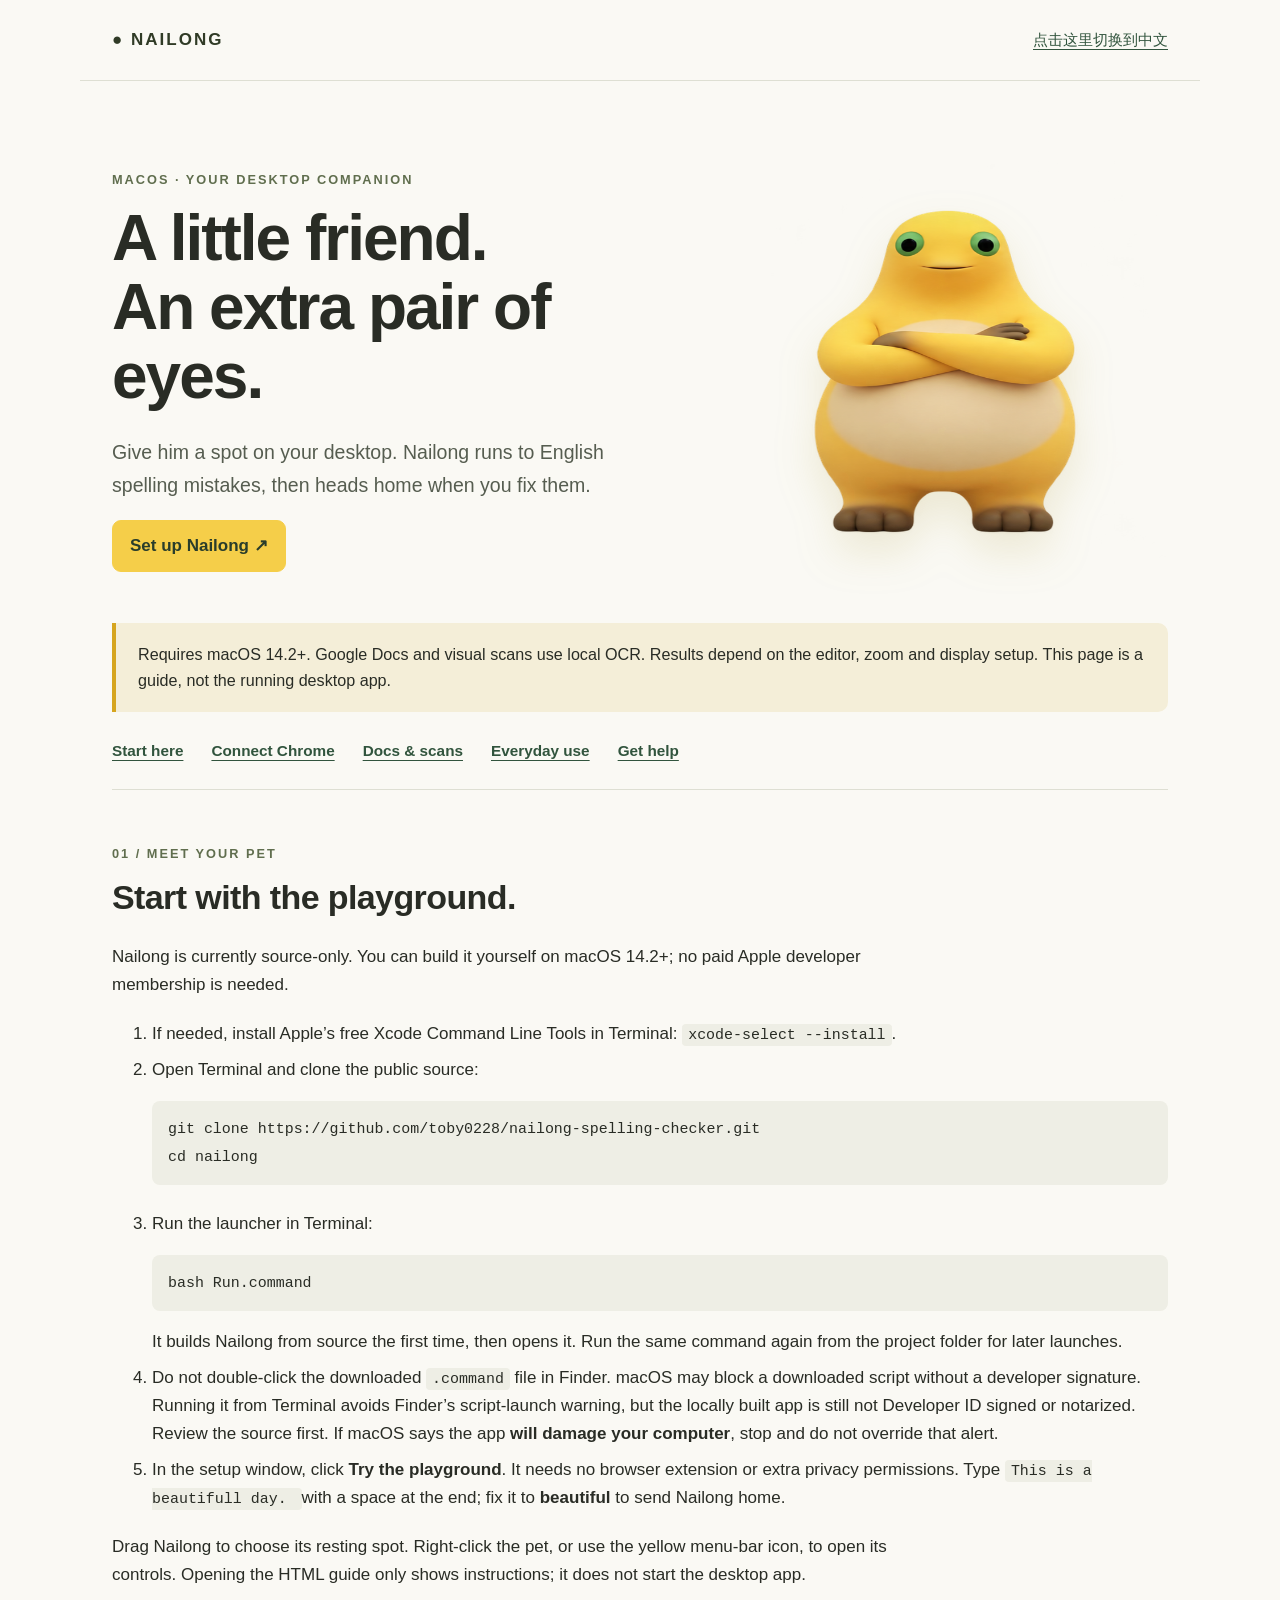
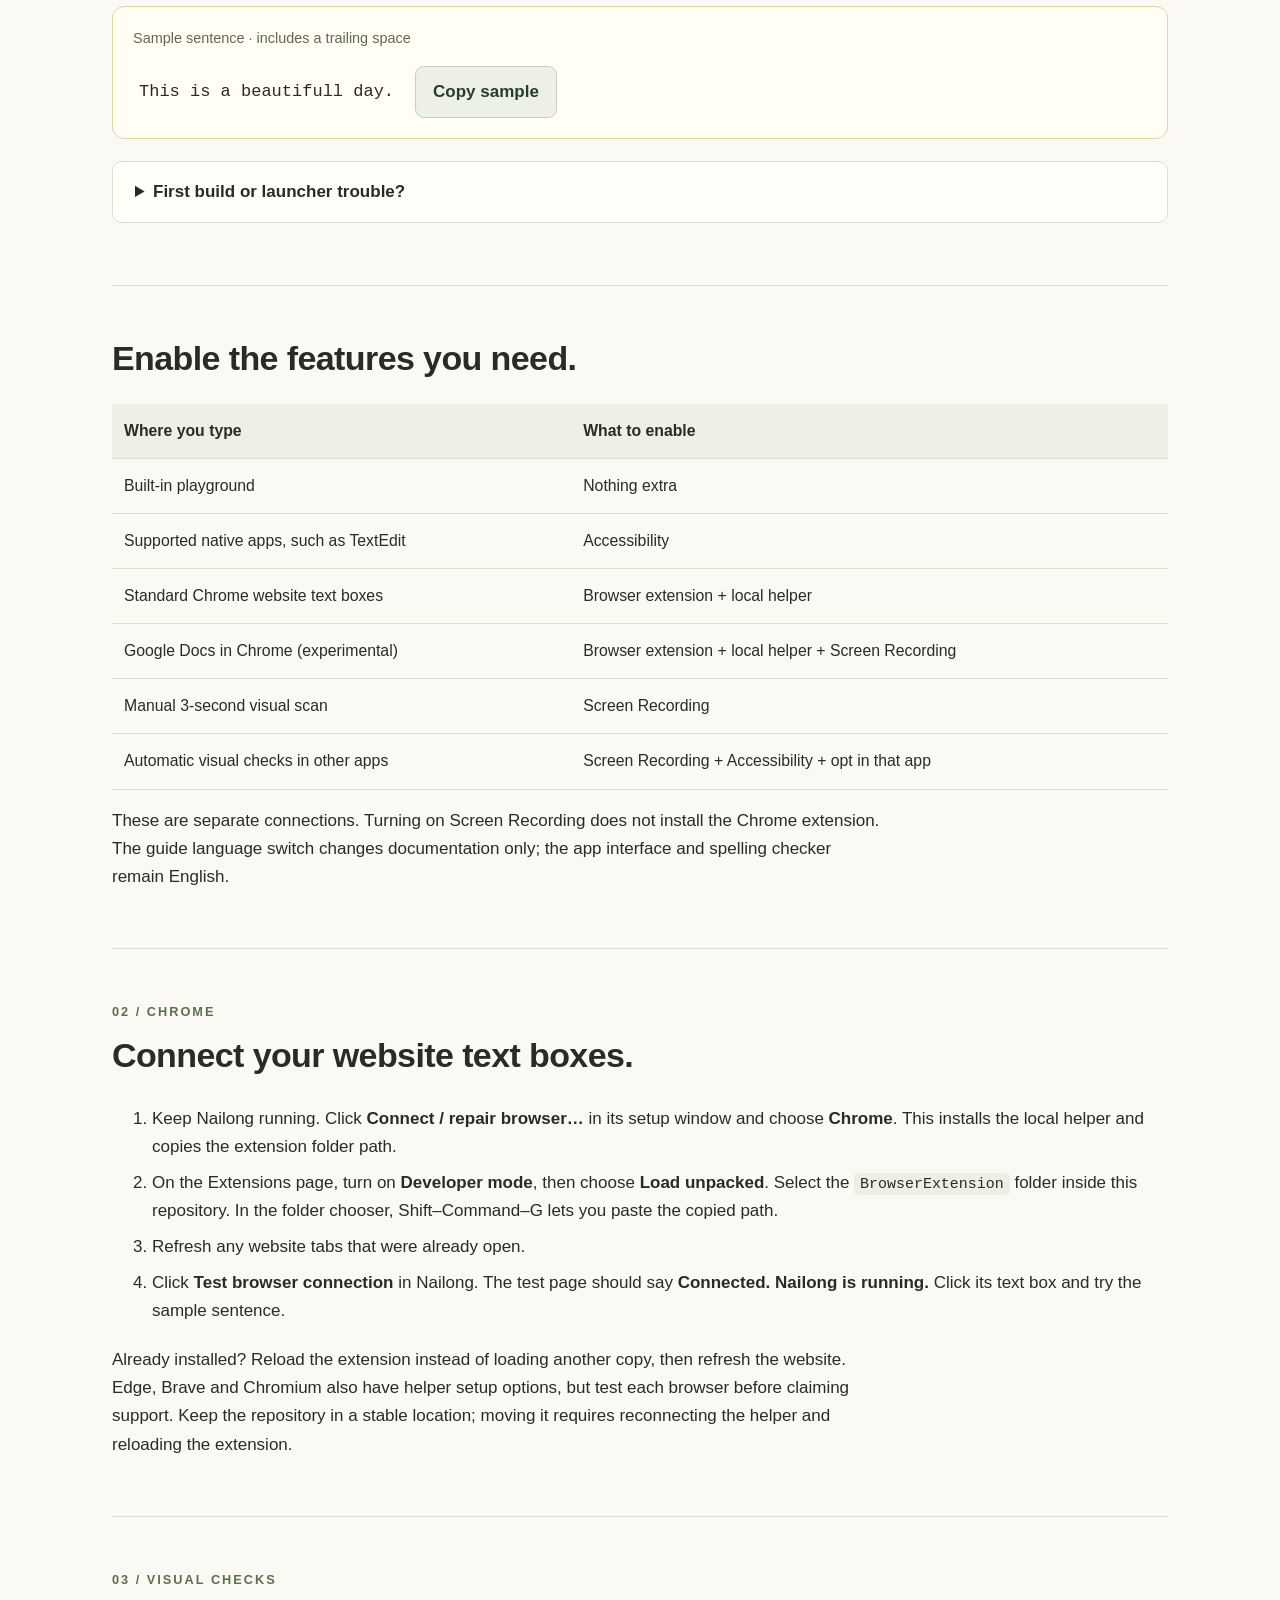
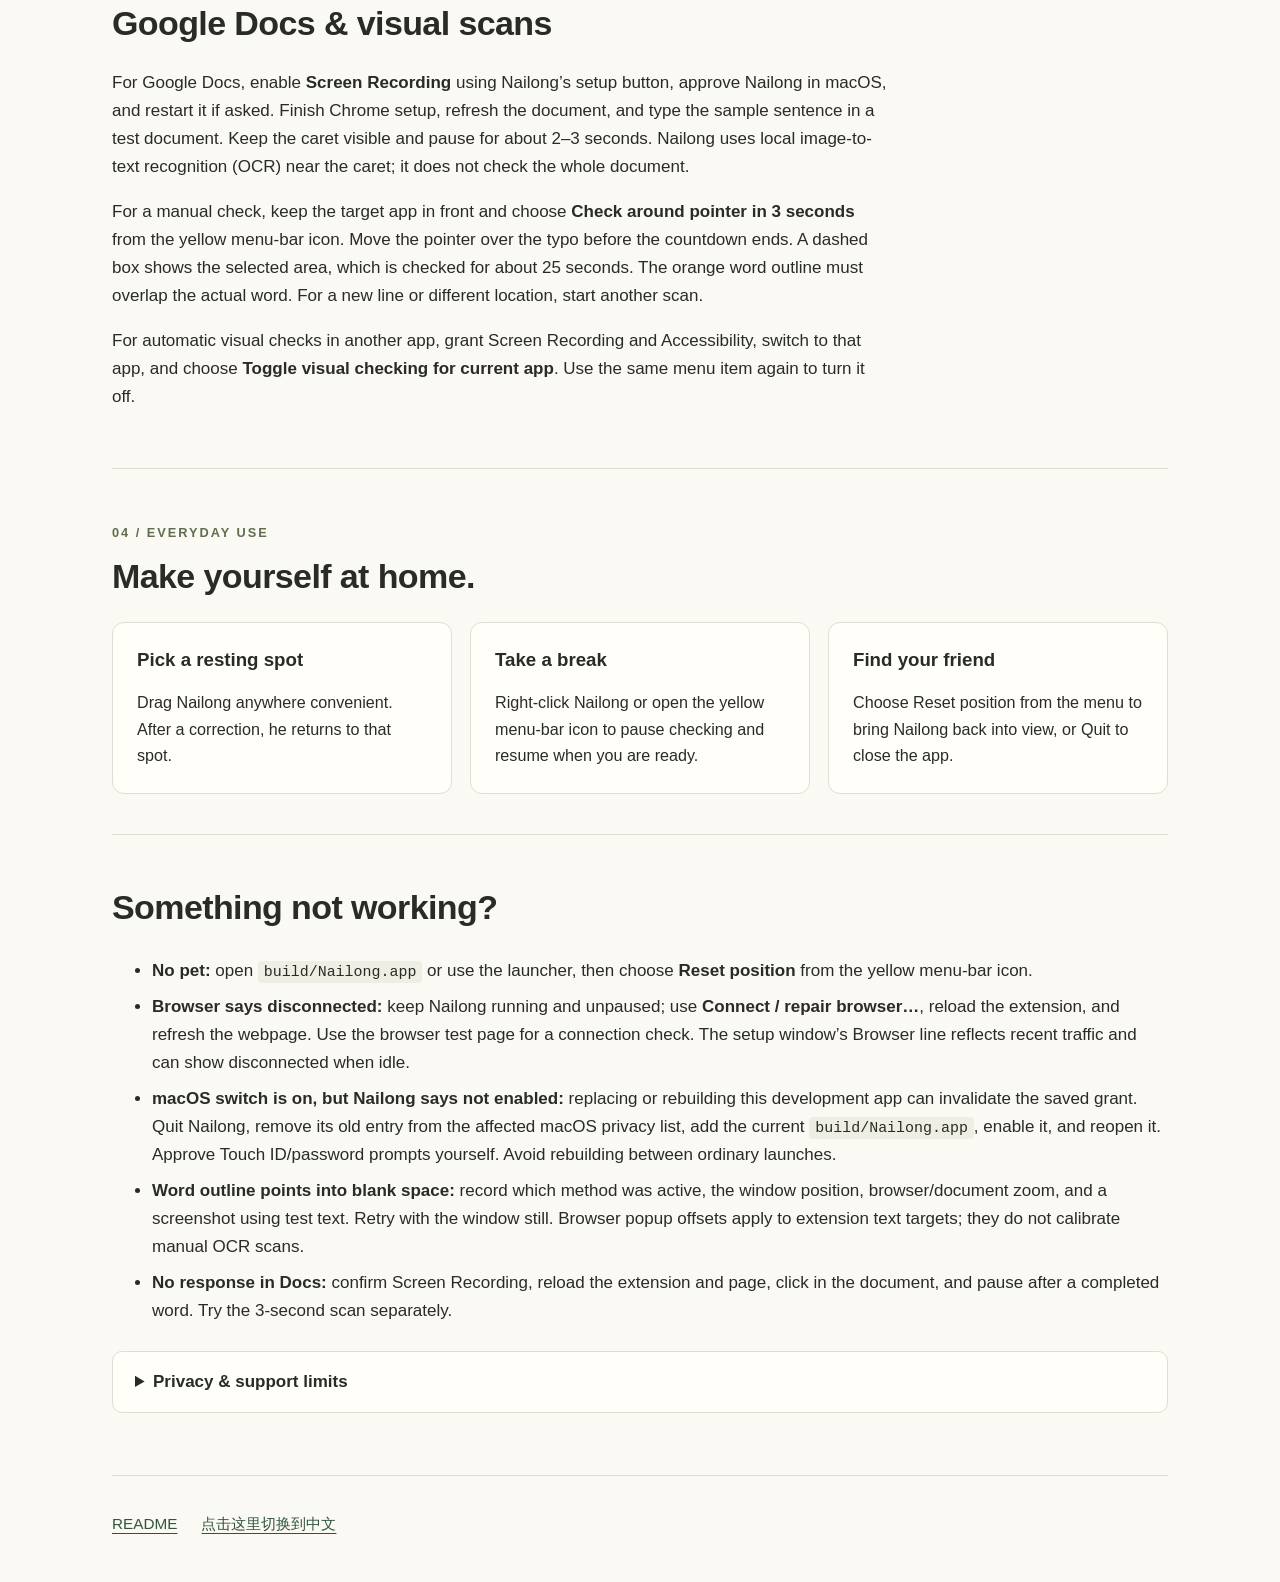
<file: index.html>
<!doctype html>
<html lang="en"><head><meta charset="utf-8"><meta name="viewport" content="width=device-width,initial-scale=1"><meta http-equiv="refresh" content="0;url=START-HERE.html"><title>Nailong — Get started</title></head><body><p><a href="START-HERE.html">Open the Nailong setup guide</a> · <a href="START-HERE.zh-CN.html">中文指南</a></p></body></html>
</file>
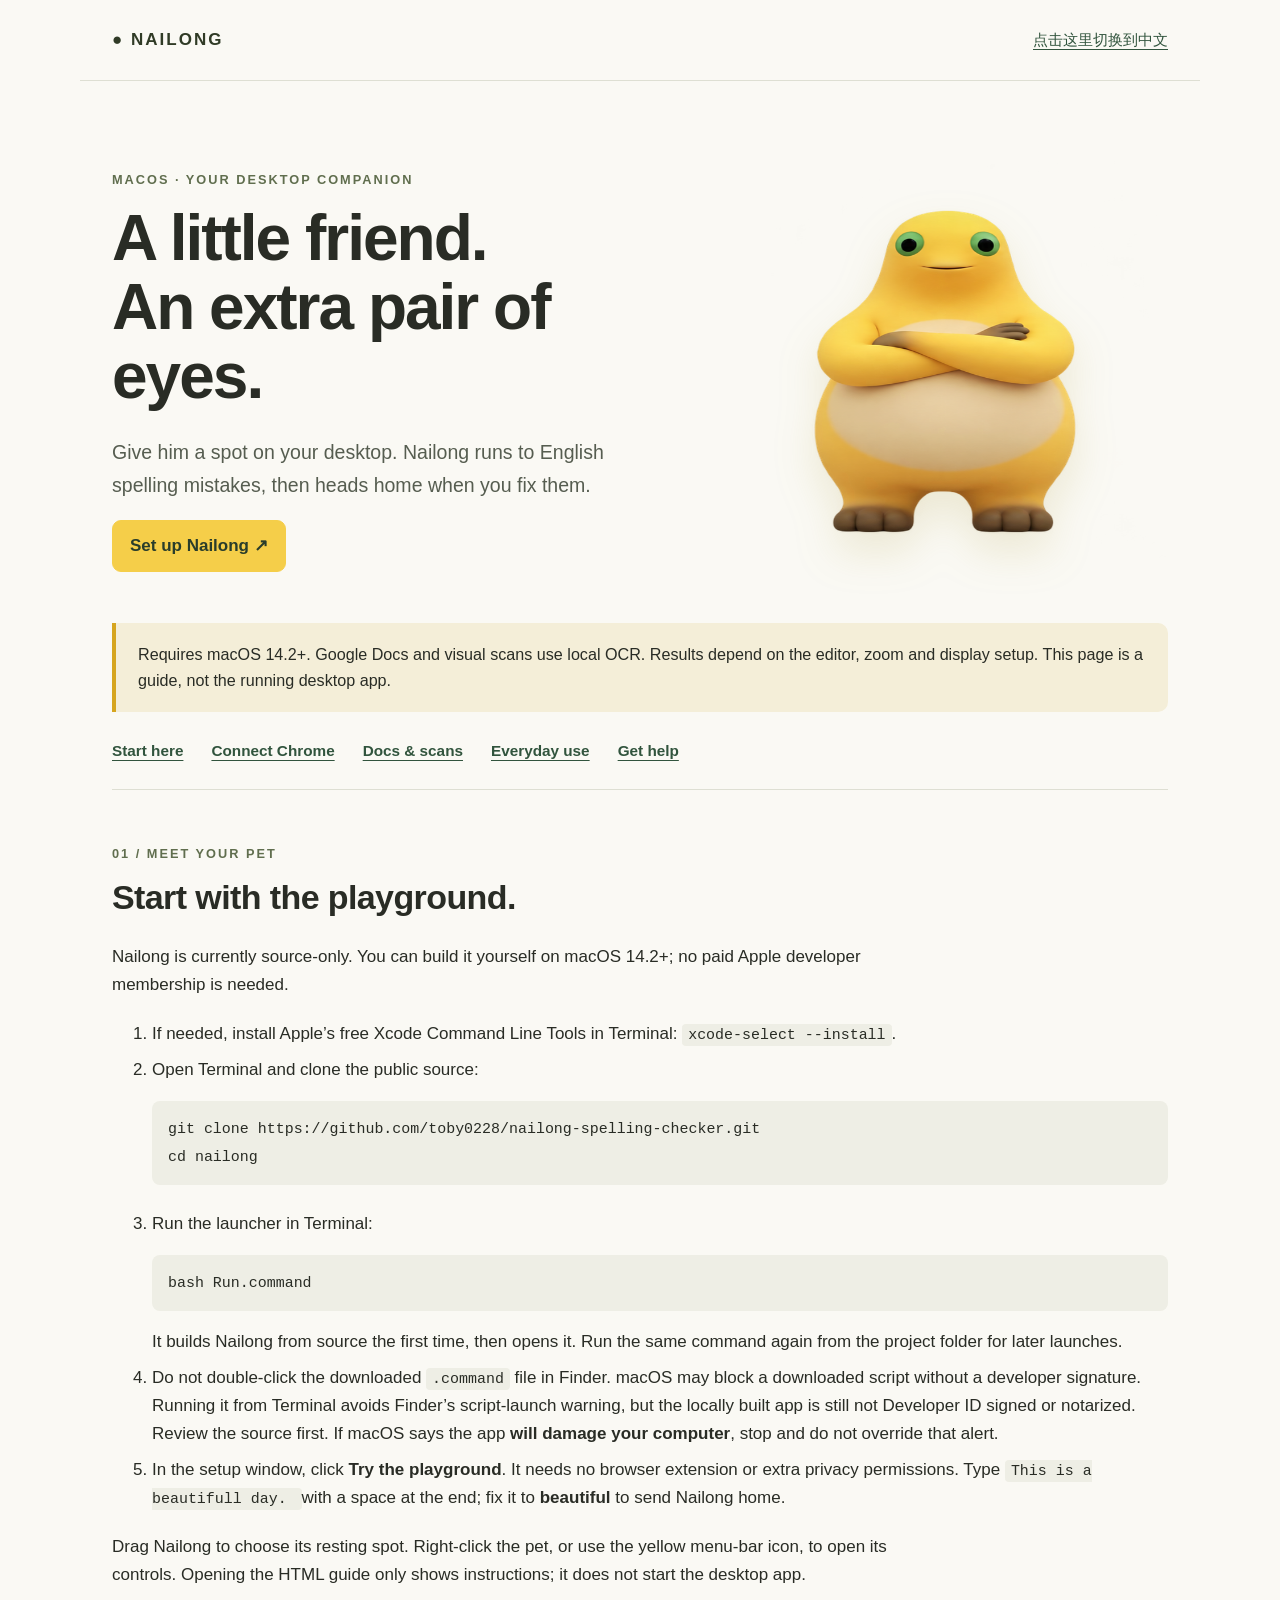
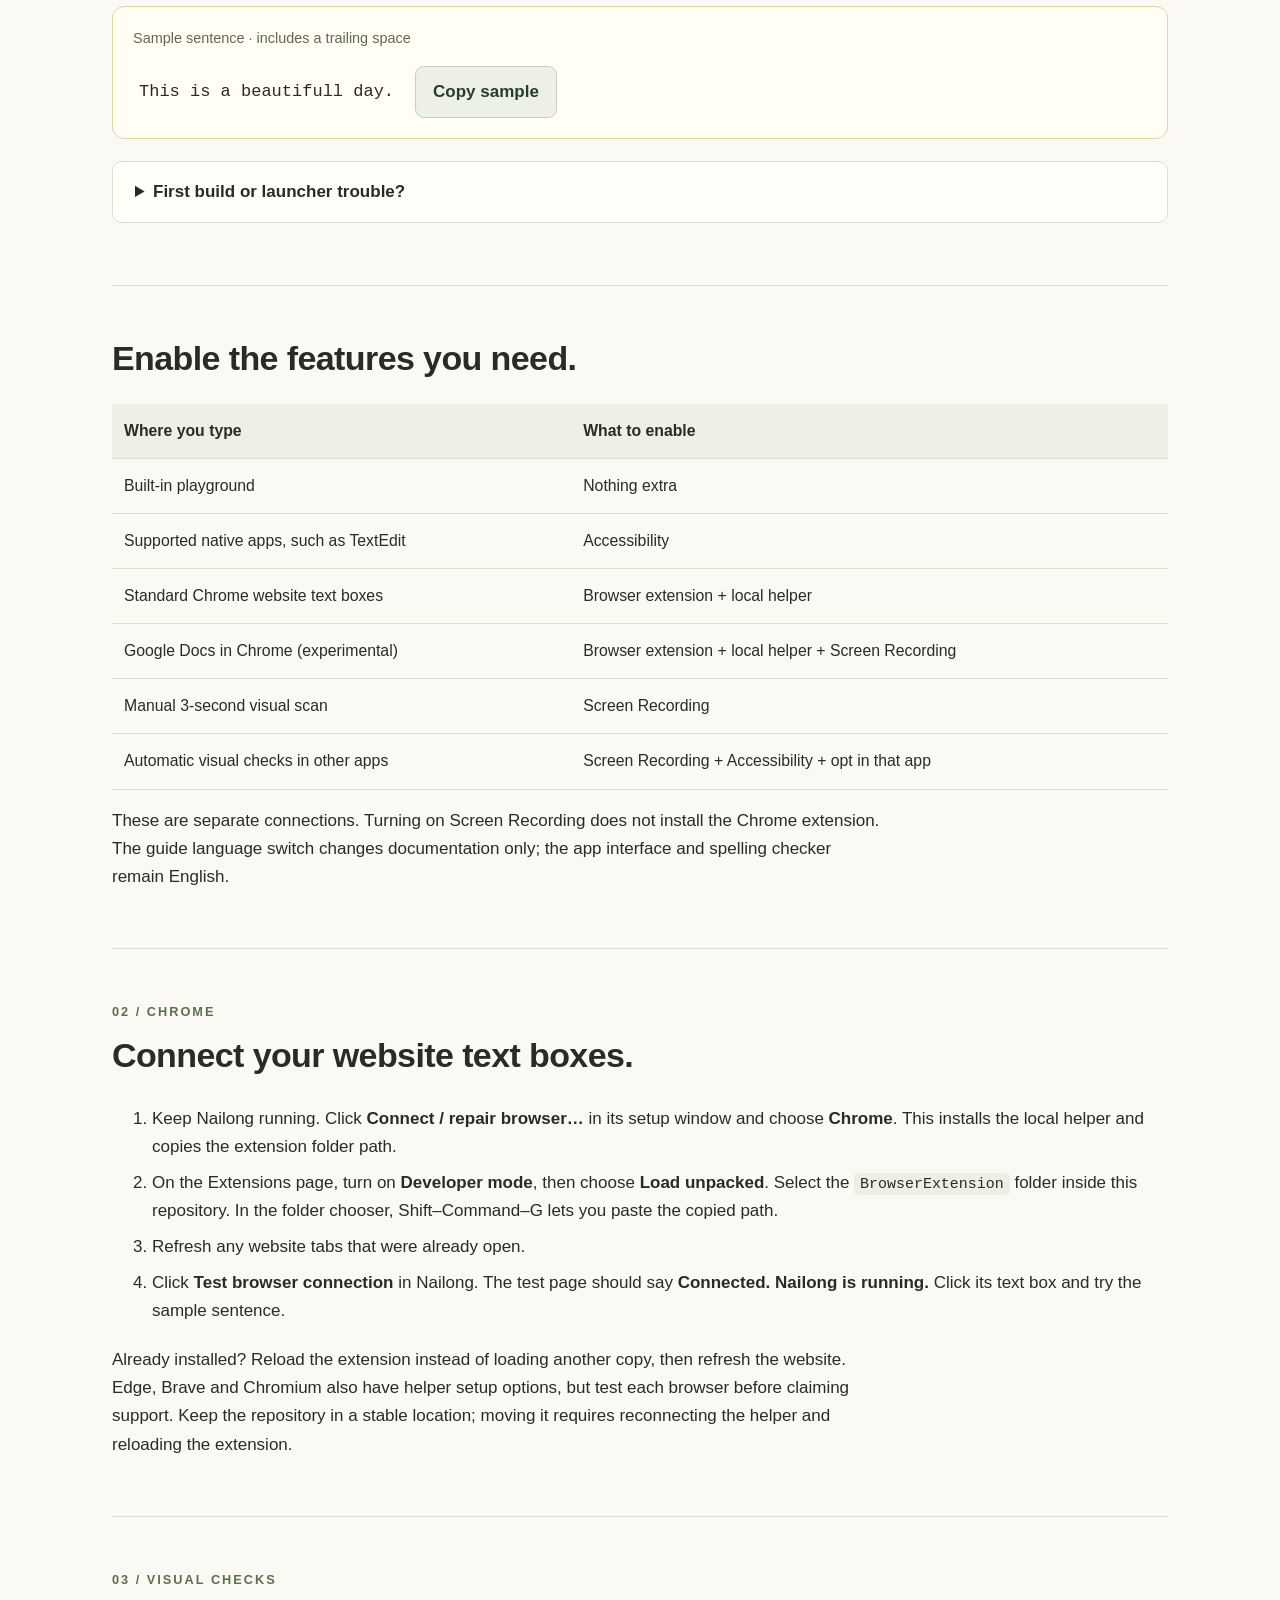
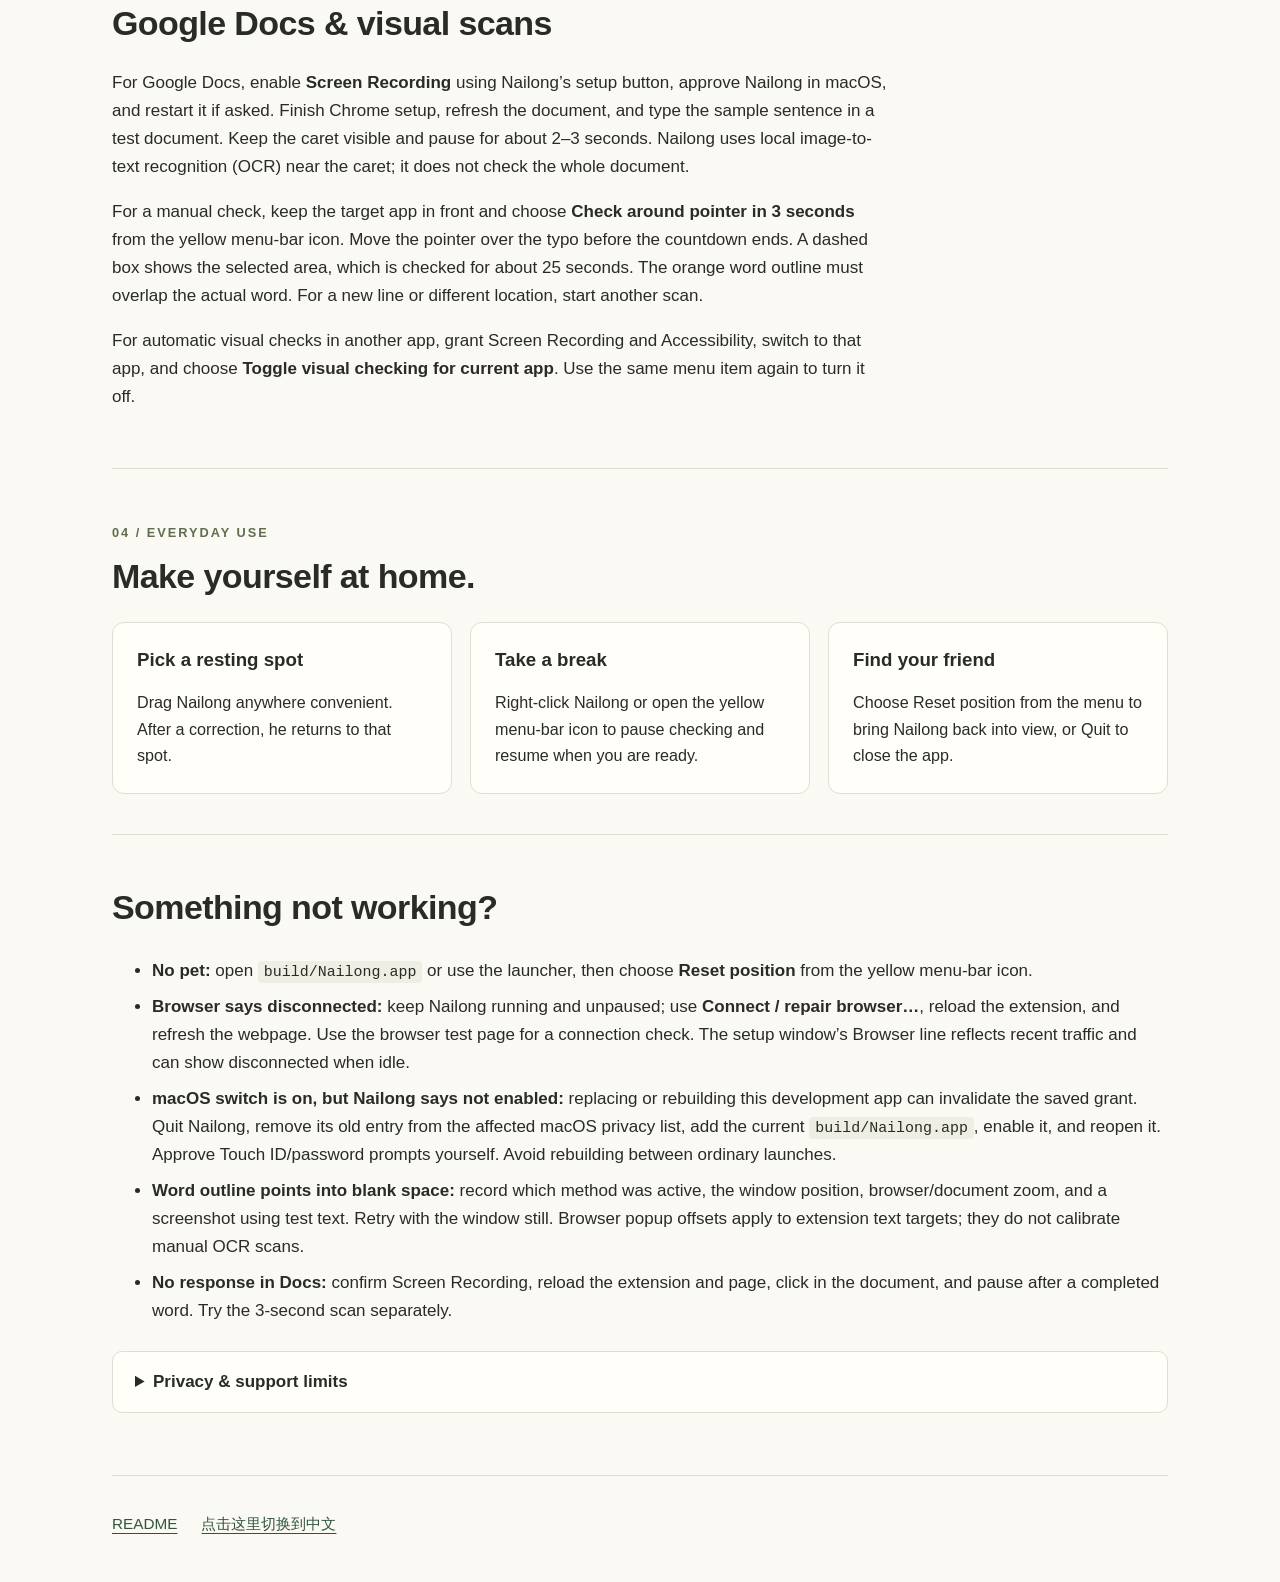
<file: START-HERE.html>
<!doctype html><html lang="en"><head><meta charset="utf-8"><meta name="viewport" content="width=device-width, initial-scale=1"><meta name="description" content="Nailong desktop pet: setup, permissions and everyday use."><title>Nailong · Get started</title><link rel="stylesheet" href="Guide/guide.css"><script src="Guide/guide.js" defer></script></head><body><a class="skip" href="#start">Skip to setup</a><header><a class="brand" href="#">● NAILONG</a><a class="language" href="START-HERE.zh-CN.html" lang="zh-CN" hreflang="zh-CN">点击这里切换到中文</a></header><main><section class="hero"><div><p class="eyebrow">MACOS · YOUR DESKTOP COMPANION</p><h1>A little friend.<br>An extra pair of eyes.</h1><p class="lead">Give him a spot on your desktop. Nailong runs to English spelling mistakes, then heads home when you fix them.</p><a class="button" href="#start">Set up Nailong <span aria-hidden="true">↗</span></a></div><div class="pet-art" role="img" aria-label="Yellow Nailong desktop pet"></div></section><aside class="notice">Requires macOS 14.2+. Google Docs and visual scans use local OCR. Results depend on the editor, zoom and display setup. This page is a guide, not the running desktop app.</aside><nav aria-label="On this page"><a href="#start">Start here</a><a href="#chrome">Connect Chrome</a><a href="#visual">Docs & scans</a><a href="#everyday">Everyday use</a><a href="#help">Get help</a></nav>
<section id="start"><p class="eyebrow">01 / MEET YOUR PET</p><h2>Start with the playground.</h2><p>Nailong is currently source-only. You can build it yourself on macOS 14.2+; no paid Apple developer membership is needed.</p><ol><li>If needed, install Apple’s free Xcode Command Line Tools in Terminal: <code>xcode-select --install</code>.</li><li>Open Terminal and clone the public source:<pre><code>git clone https://github.com/toby0228/nailong-spelling-checker.git
cd nailong</code></pre></li><li>Run the launcher in Terminal: <pre><code>bash Run.command</code></pre> It builds Nailong from source the first time, then opens it. Run the same command again from the project folder for later launches.</li><li>Do not double-click the downloaded <code>.command</code> file in Finder. macOS may block a downloaded script without a developer signature. Running it from Terminal avoids Finder’s script-launch warning, but the locally built app is still not Developer ID signed or notarized. Review the source first. If macOS says the app <strong>will damage your computer</strong>, stop and do not override that alert.</li><li>In the setup window, click <strong>Try the playground</strong>. It needs no browser extension or extra privacy permissions. Type <code>This is a beautifull day. </code> with a space at the end; fix it to <strong>beautiful</strong> to send Nailong home.</li></ol><p>Drag Nailong to choose its resting spot. Right-click the pet, or use the yellow menu-bar icon, to open its controls. Opening the HTML guide only shows instructions; it does not start the desktop app.</p><div class="sample"><span>Sample sentence · includes a trailing space</span><code>This is a beautifull day. </code><button type="button" id="copy-sample">Copy sample</button><span id="copy-status" role="status"></span></div><details><summary>First build or launcher trouble?</summary><p>No paid Apple developer account is needed to build from source. If Xcode Command Line Tools are missing, run <code>xcode-select --install</code>, finish the installer, then launch Nailong again.</p><p>For a downloaded source ZIP, extract it, open Terminal, type <code>cd </code>, drag the project folder into Terminal and press Return. Run <code>bash Run.command</code>. The build is ad-hoc signed for local use, not Developer ID signed or notarized. Never override an alert saying an app will damage your computer.</p></details></section>
<section><h2>Enable the features you need.</h2><div class="table-wrap"><table><thead><tr><th>Where you type</th><th>What to enable</th></tr></thead><tbody><tr><td>Built-in playground</td><td>Nothing extra</td></tr><tr><td>Supported native apps, such as TextEdit</td><td>Accessibility</td></tr><tr><td>Standard Chrome website text boxes</td><td>Browser extension + local helper</td></tr><tr><td>Google Docs in Chrome (experimental)</td><td>Browser extension + local helper + Screen Recording</td></tr><tr><td>Manual 3-second visual scan</td><td>Screen Recording</td></tr><tr><td>Automatic visual checks in other apps</td><td>Screen Recording + Accessibility + opt in that app</td></tr></tbody></table></div><p>These are separate connections. Turning on Screen Recording does not install the Chrome extension. The guide language switch changes documentation only; the app interface and spelling checker remain English.</p></section>
<section id="chrome"><p class="eyebrow">02 / CHROME</p><h2>Connect your website text boxes.</h2><ol><li>Keep Nailong running. Click <strong>Connect / repair browser…</strong> in its setup window and choose <strong>Chrome</strong>. This installs the local helper and copies the extension folder path.</li><li>On the Extensions page, turn on <strong>Developer mode</strong>, then choose <strong>Load unpacked</strong>. Select the <code>BrowserExtension</code> folder inside this repository. In the folder chooser, Shift–Command–G lets you paste the copied path.</li><li>Refresh any website tabs that were already open.</li><li>Click <strong>Test browser connection</strong> in Nailong. The test page should say <strong>Connected. Nailong is running.</strong> Click its text box and try the sample sentence.</li></ol><p>Already installed? Reload the extension instead of loading another copy, then refresh the website. Edge, Brave and Chromium also have helper setup options, but test each browser before claiming support. Keep the repository in a stable location; moving it requires reconnecting the helper and reloading the extension.</p></section>
<section id="visual"><p class="eyebrow">03 / VISUAL CHECKS</p><h2>Google Docs & visual scans</h2><p>For Google Docs, enable <strong>Screen Recording</strong> using Nailong’s setup button, approve Nailong in macOS, and restart it if asked. Finish Chrome setup, refresh the document, and type the sample sentence in a test document. Keep the caret visible and pause for about 2–3 seconds. Nailong uses local image-to-text recognition (OCR) near the caret; it does not check the whole document.</p><p>For a manual check, keep the target app in front and choose <strong>Check around pointer in 3 seconds</strong> from the yellow menu-bar icon. Move the pointer over the typo before the countdown ends. A dashed box shows the selected area, which is checked for about 25 seconds. The orange word outline must overlap the actual word. For a new line or different location, start another scan.</p><p>For automatic visual checks in another app, grant Screen Recording and Accessibility, switch to that app, and choose <strong>Toggle visual checking for current app</strong>. Use the same menu item again to turn it off.</p></section>

<section id="everyday"><p class="eyebrow">04 / EVERYDAY USE</p><h2>Make yourself at home.</h2><div class="feature-grid"><article><h3>Pick a resting spot</h3><p>Drag Nailong anywhere convenient. After a correction, he returns to that spot.</p></article><article><h3>Take a break</h3><p>Right-click Nailong or open the yellow menu-bar icon to pause checking and resume when you are ready.</p></article><article><h3>Find your friend</h3><p>Choose Reset position from the menu to bring Nailong back into view, or Quit to close the app.</p></article></div></section><section id="help"><h2>Something not working?</h2><ul><li><strong>No pet:</strong> open <code>build/Nailong.app</code> or use the launcher, then choose <strong>Reset position</strong> from the yellow menu-bar icon.</li><li><strong>Browser says disconnected:</strong> keep Nailong running and unpaused; use <strong>Connect / repair browser…</strong>, reload the extension, and refresh the webpage. Use the browser test page for a connection check. The setup window’s Browser line reflects recent traffic and can show disconnected when idle.</li><li><strong>macOS switch is on, but Nailong says not enabled:</strong> replacing or rebuilding this development app can invalidate the saved grant. Quit Nailong, remove its old entry from the affected macOS privacy list, add the current <code>build/Nailong.app</code>, enable it, and reopen it. Approve Touch ID/password prompts yourself. Avoid rebuilding between ordinary launches.</li><li><strong>Word outline points into blank space:</strong> record which method was active, the window position, browser/document zoom, and a screenshot using test text. Retry with the window still. Browser popup offsets apply to extension text targets; they do not calibrate manual OCR scans.</li><li><strong>No response in Docs:</strong> confirm Screen Recording, reload the extension and page, click in the document, and pause after a completed word. Try the 3-second scan separately.</li></ul><details><summary>Privacy & support limits</summary><p>Spelling checks run locally through macOS; visual recognition uses Apple Vision. The app and extension make no network requests and do not save document text or screenshots. The browser helper and short-lived target/status files live in <code>~/Library/Application Support/Nailong</code>; macOS preferences store the resting position, ignored words and visual-check app choices. Browser registration files live in the selected browser’s Application Support folder.</p><p>This checks English spelling, not grammar. OCR can misread names, code and unfinished words. Password and private-window exclusions apply to the browser extension; visual checking cannot reliably classify every sensitive canvas region. Use visual checks only where you want visible text checked. Embedded frames, closed shadow DOM, protected windows and some custom editors are unsupported or unreliable. Windows and Linux are not supported.</p></details></section>
</main><footer><a href="README.md">README</a><a class="language" href="START-HERE.zh-CN.html" lang="zh-CN" hreflang="zh-CN">点击这里切换到中文</a></footer></body></html>
</file>
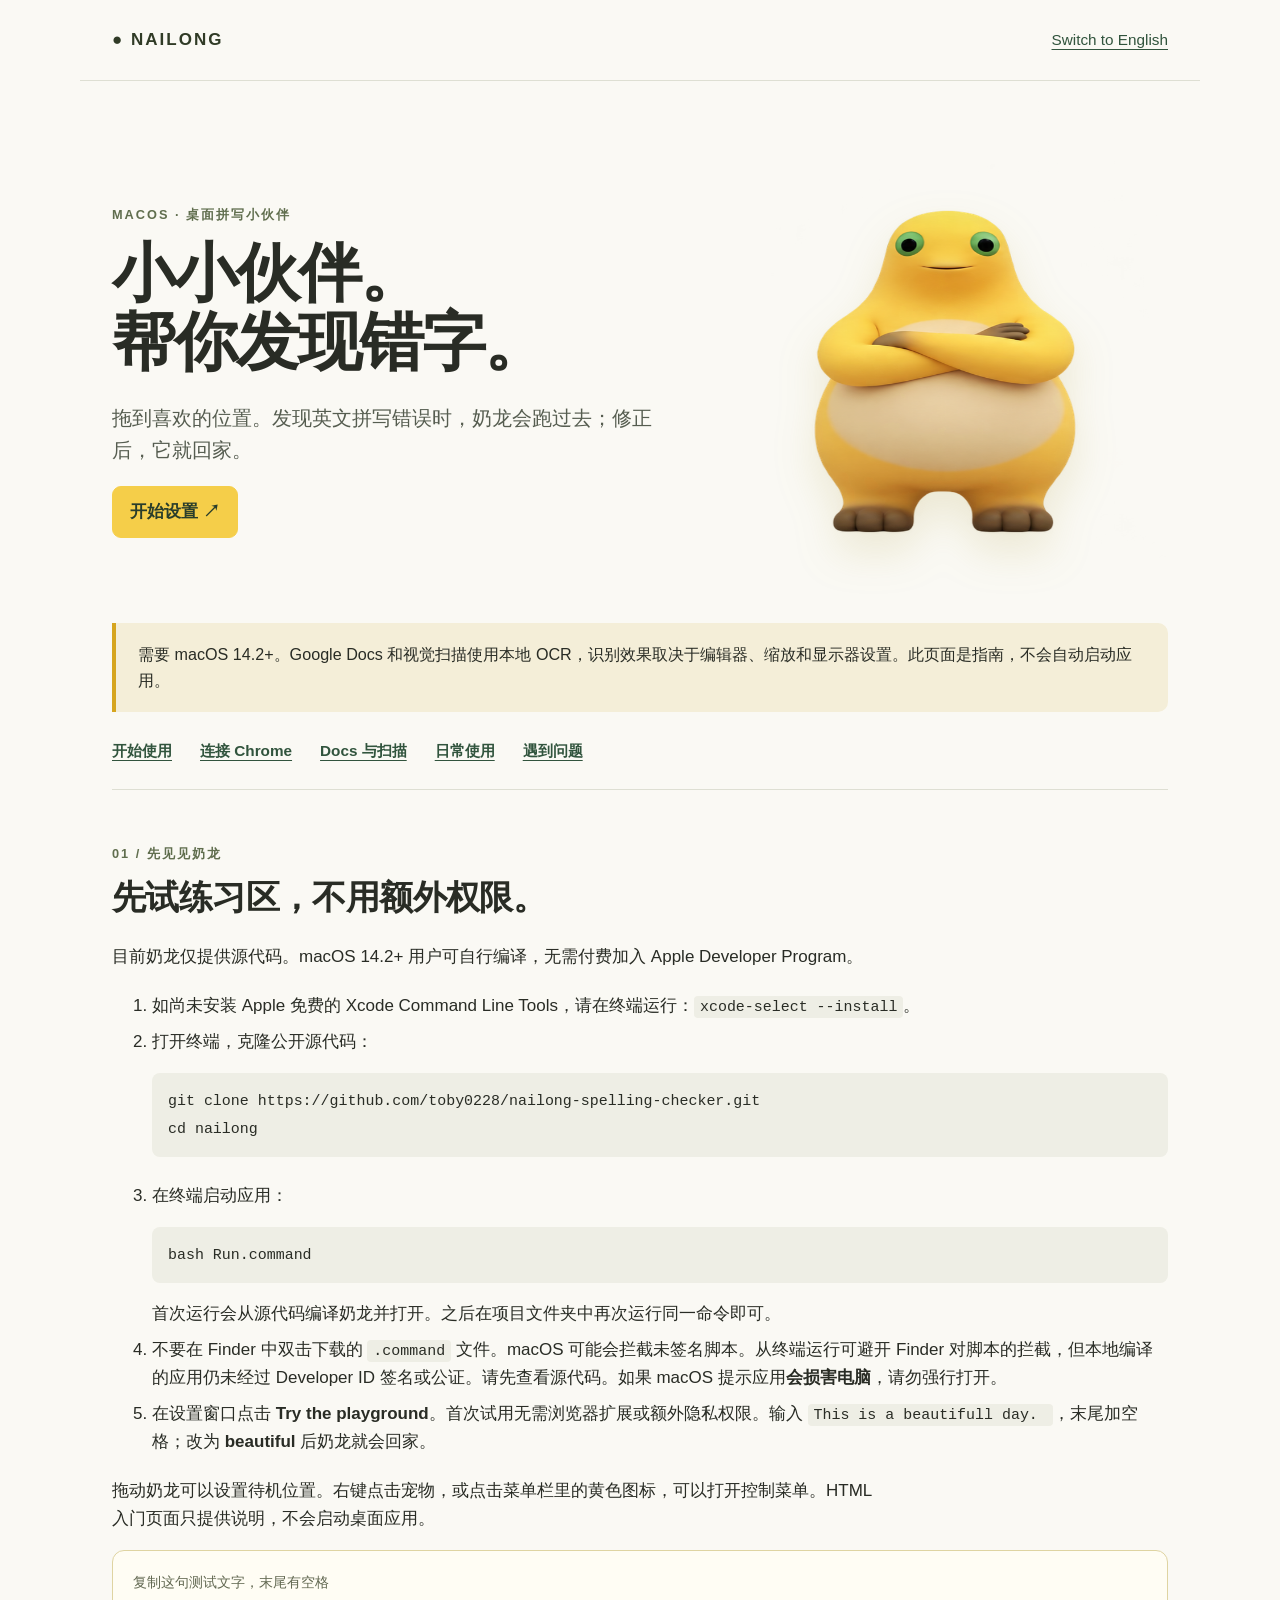
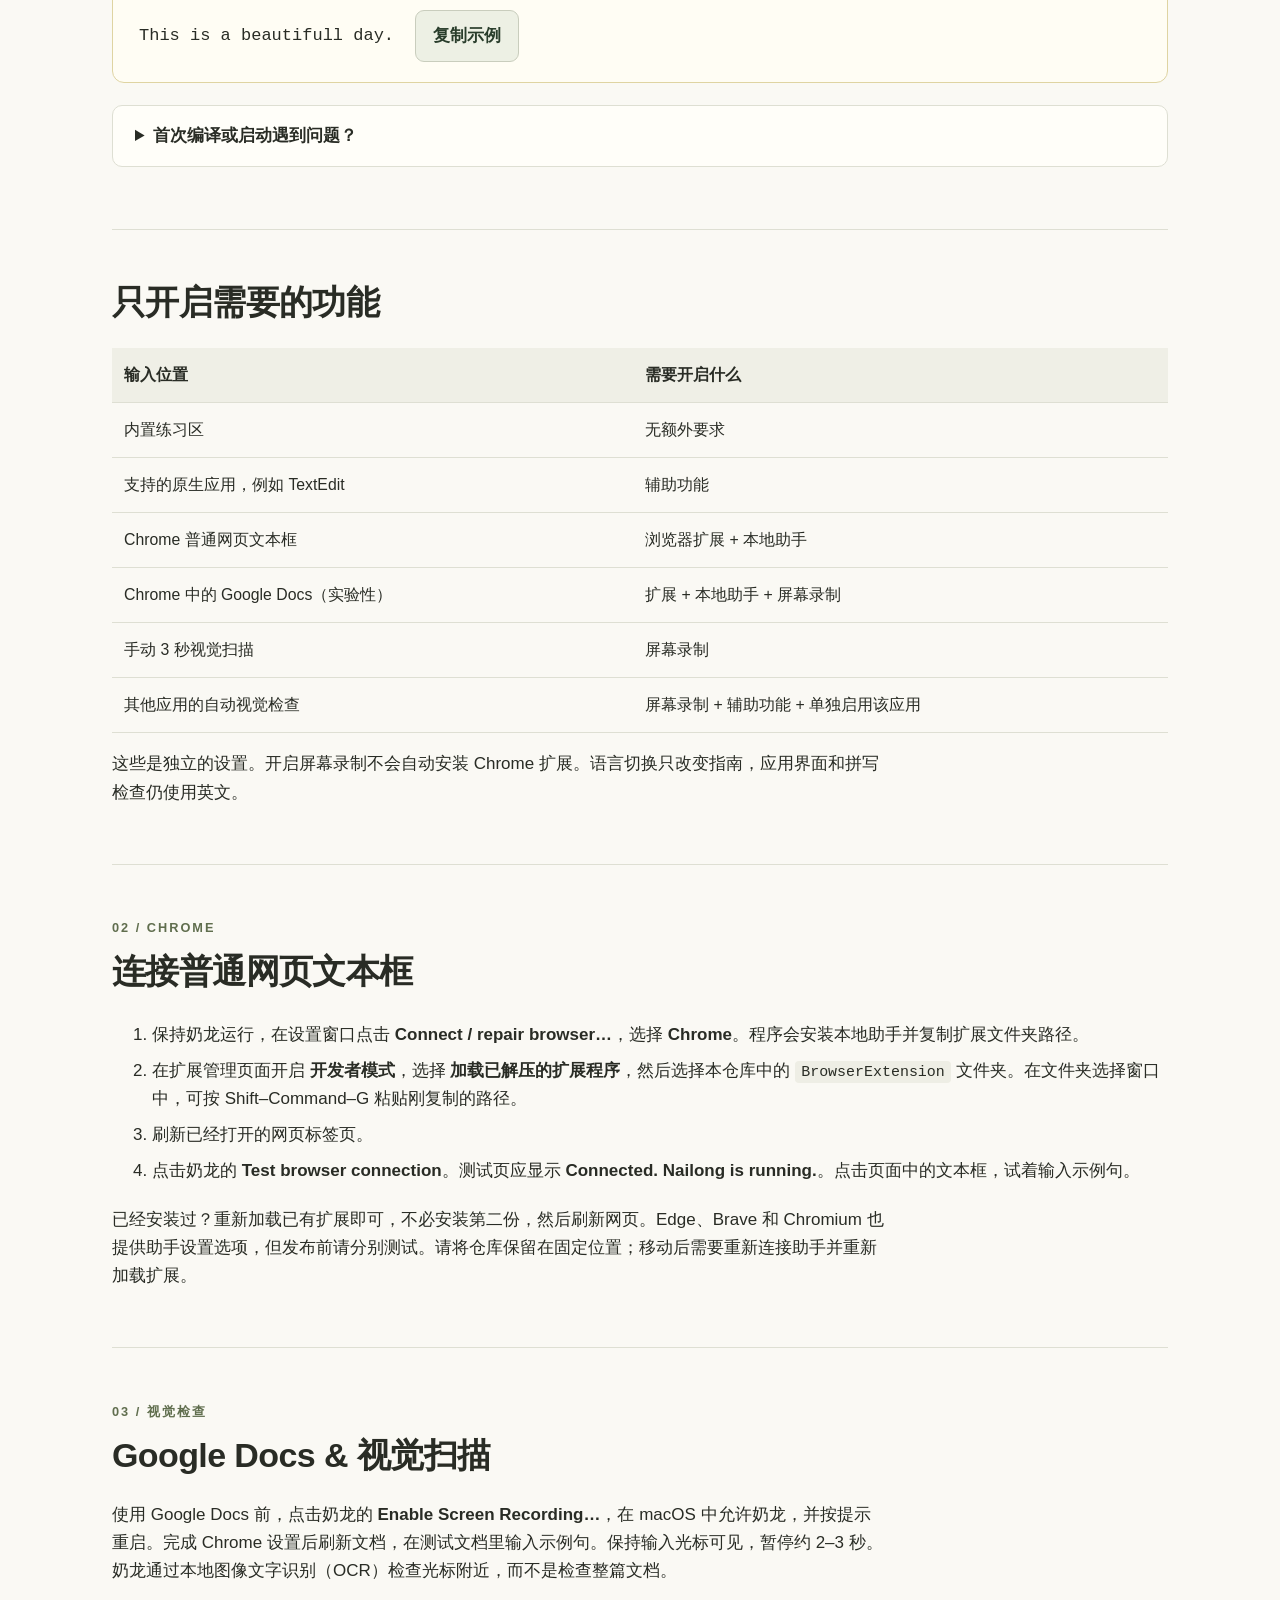
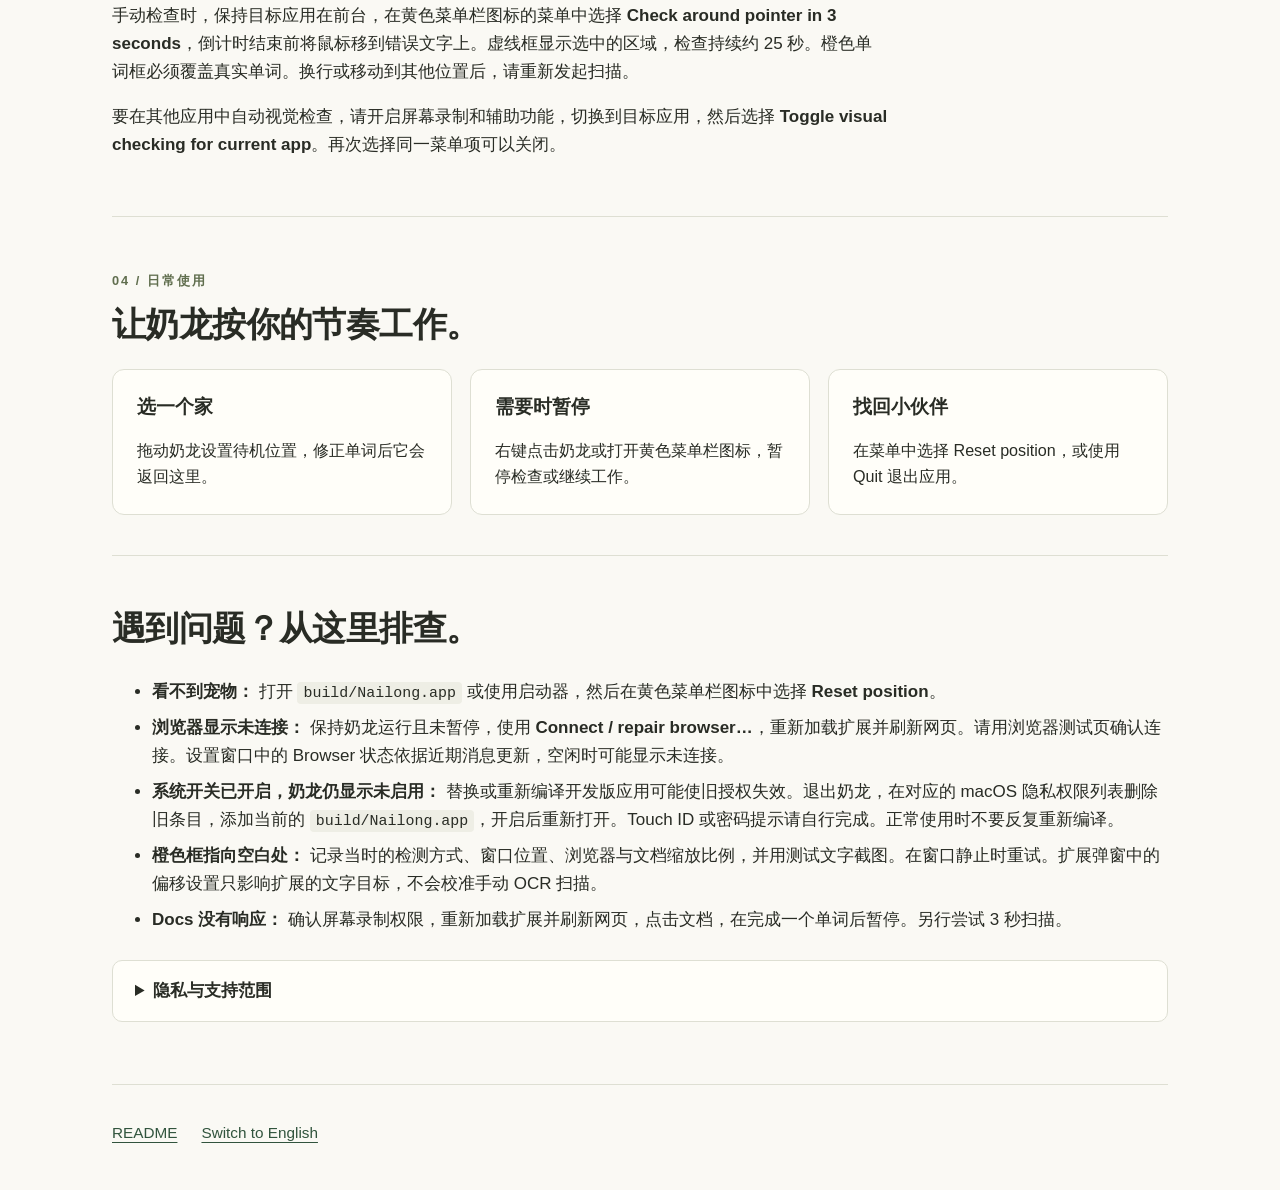
<file: START-HERE.zh-CN.html>
<!doctype html><html lang="zh-CN"><head><meta charset="utf-8"><meta name="viewport" content="width=device-width, initial-scale=1"><meta name="description" content="Nailong desktop pet: setup, permissions and everyday use."><title>奶龙 · 使用指南</title><link rel="stylesheet" href="Guide/guide.css"><script src="Guide/guide.js" defer></script></head><body><a class="skip" href="#start">跳到设置</a><header><a class="brand" href="#">● NAILONG</a><a class="language" href="START-HERE.html" lang="en" hreflang="en">Switch to English</a></header><main><section class="hero"><div><p class="eyebrow">MACOS · 桌面拼写小伙伴</p><h1>小小伙伴。<br>帮你发现错字。</h1><p class="lead">拖到喜欢的位置。发现英文拼写错误时，奶龙会跑过去；修正后，它就回家。</p><a class="button" href="#start">开始设置 <span aria-hidden="true">↗</span></a></div><div class="pet-art" role="img" aria-label="黄色奶龙桌面宠物"></div></section><aside class="notice">需要 macOS 14.2+。Google Docs 和视觉扫描使用本地 OCR，识别效果取决于编辑器、缩放和显示器设置。此页面是指南，不会自动启动应用。</aside><nav aria-label="页面导航"><a href="#start">开始使用</a><a href="#chrome">连接 Chrome</a><a href="#visual">Docs 与扫描</a><a href="#everyday">日常使用</a><a href="#help">遇到问题</a></nav>
<section id="start"><p class="eyebrow">01 / 先见见奶龙</p><h2>先试练习区，不用额外权限。</h2><p>目前奶龙仅提供源代码。macOS 14.2+ 用户可自行编译，无需付费加入 Apple Developer Program。</p><ol><li>如尚未安装 Apple 免费的 Xcode Command Line Tools，请在终端运行：<code>xcode-select --install</code>。</li><li>打开终端，克隆公开源代码：<pre><code>git clone https://github.com/toby0228/nailong-spelling-checker.git
cd nailong</code></pre></li><li>在终端启动应用：<pre><code>bash Run.command</code></pre> 首次运行会从源代码编译奶龙并打开。之后在项目文件夹中再次运行同一命令即可。</li><li>不要在 Finder 中双击下载的 <code>.command</code> 文件。macOS 可能会拦截未签名脚本。从终端运行可避开 Finder 对脚本的拦截，但本地编译的应用仍未经过 Developer ID 签名或公证。请先查看源代码。如果 macOS 提示应用<strong>会损害电脑</strong>，请勿强行打开。</li><li>在设置窗口点击 <strong>Try the playground</strong>。首次试用无需浏览器扩展或额外隐私权限。输入 <code>This is a beautifull day. </code>，末尾加空格；改为 <strong>beautiful</strong> 后奶龙就会回家。</li></ol><p>拖动奶龙可以设置待机位置。右键点击宠物，或点击菜单栏里的黄色图标，可以打开控制菜单。HTML 入门页面只提供说明，不会启动桌面应用。</p><div class="sample"><span>复制这句测试文字，末尾有空格</span><code>This is a beautifull day. </code><button type="button" id="copy-sample">复制示例</button><span id="copy-status" role="status"></span></div><details><summary>首次编译或启动遇到问题？</summary><p>无需付费开发者会员即可从源代码编译。如缺少 Xcode Command Line Tools，请运行 <code>xcode-select --install</code>，完成安装后重新启动。</p><p>下载源码 ZIP 后先解压，打开终端，输入 <code>cd </code> 并把项目文件夹拖到终端，按回车。运行 <code>bash Run.command</code>。本地编译版本仅用于本机开发，未经 Developer ID 签名和公证。若系统提示应用会损害电脑，请勿强行打开。</p></details></section>
<section><h2>只开启需要的功能</h2><div class="table-wrap"><table><thead><tr><th>输入位置</th><th>需要开启什么</th></tr></thead><tbody><tr><td>内置练习区</td><td>无额外要求</td></tr><tr><td>支持的原生应用，例如 TextEdit</td><td>辅助功能</td></tr><tr><td>Chrome 普通网页文本框</td><td>浏览器扩展 + 本地助手</td></tr><tr><td>Chrome 中的 Google Docs（实验性）</td><td>扩展 + 本地助手 + 屏幕录制</td></tr><tr><td>手动 3 秒视觉扫描</td><td>屏幕录制</td></tr><tr><td>其他应用的自动视觉检查</td><td>屏幕录制 + 辅助功能 + 单独启用该应用</td></tr></tbody></table></div><p>这些是独立的设置。开启屏幕录制不会自动安装 Chrome 扩展。语言切换只改变指南，应用界面和拼写检查仍使用英文。</p></section>
<section id="chrome"><p class="eyebrow">02 / CHROME</p><h2>连接普通网页文本框</h2><ol><li>保持奶龙运行，在设置窗口点击 <strong>Connect / repair browser…</strong>，选择 <strong>Chrome</strong>。程序会安装本地助手并复制扩展文件夹路径。</li><li>在扩展管理页面开启 <strong>开发者模式</strong>，选择 <strong>加载已解压的扩展程序</strong>，然后选择本仓库中的 <code>BrowserExtension</code> 文件夹。在文件夹选择窗口中，可按 Shift–Command–G 粘贴刚复制的路径。</li><li>刷新已经打开的网页标签页。</li><li>点击奶龙的 <strong>Test browser connection</strong>。测试页应显示 <strong>Connected. Nailong is running.</strong>。点击页面中的文本框，试着输入示例句。</li></ol><p>已经安装过？重新加载已有扩展即可，不必安装第二份，然后刷新网页。Edge、Brave 和 Chromium 也提供助手设置选项，但发布前请分别测试。请将仓库保留在固定位置；移动后需要重新连接助手并重新加载扩展。</p></section>
<section id="visual"><p class="eyebrow">03 / 视觉检查</p><h2>Google Docs & 视觉扫描</h2><p>使用 Google Docs 前，点击奶龙的 <strong>Enable Screen Recording…</strong>，在 macOS 中允许奶龙，并按提示重启。完成 Chrome 设置后刷新文档，在测试文档里输入示例句。保持输入光标可见，暂停约 2–3 秒。奶龙通过本地图像文字识别（OCR）检查光标附近，而不是检查整篇文档。</p><p>手动检查时，保持目标应用在前台，在黄色菜单栏图标的菜单中选择 <strong>Check around pointer in 3 seconds</strong>，倒计时结束前将鼠标移到错误文字上。虚线框显示选中的区域，检查持续约 25 秒。橙色单词框必须覆盖真实单词。换行或移动到其他位置后，请重新发起扫描。</p><p>要在其他应用中自动视觉检查，请开启屏幕录制和辅助功能，切换到目标应用，然后选择 <strong>Toggle visual checking for current app</strong>。再次选择同一菜单项可以关闭。</p></section>

<section id="everyday"><p class="eyebrow">04 / 日常使用</p><h2>让奶龙按你的节奏工作。</h2><div class="feature-grid"><article><h3>选一个家</h3><p>拖动奶龙设置待机位置，修正单词后它会返回这里。</p></article><article><h3>需要时暂停</h3><p>右键点击奶龙或打开黄色菜单栏图标，暂停检查或继续工作。</p></article><article><h3>找回小伙伴</h3><p>在菜单中选择 Reset position，或使用 Quit 退出应用。</p></article></div></section><section id="help"><h2>遇到问题？从这里排查。</h2><ul><li><strong>看不到宠物：</strong> 打开 <code>build/Nailong.app</code> 或使用启动器，然后在黄色菜单栏图标中选择 <strong>Reset position</strong>。</li><li><strong>浏览器显示未连接：</strong> 保持奶龙运行且未暂停，使用 <strong>Connect / repair browser…</strong>，重新加载扩展并刷新网页。请用浏览器测试页确认连接。设置窗口中的 Browser 状态依据近期消息更新，空闲时可能显示未连接。</li><li><strong>系统开关已开启，奶龙仍显示未启用：</strong> 替换或重新编译开发版应用可能使旧授权失效。退出奶龙，在对应的 macOS 隐私权限列表删除旧条目，添加当前的 <code>build/Nailong.app</code>，开启后重新打开。Touch ID 或密码提示请自行完成。正常使用时不要反复重新编译。</li><li><strong>橙色框指向空白处：</strong> 记录当时的检测方式、窗口位置、浏览器与文档缩放比例，并用测试文字截图。在窗口静止时重试。扩展弹窗中的偏移设置只影响扩展的文字目标，不会校准手动 OCR 扫描。</li><li><strong>Docs 没有响应：</strong> 确认屏幕录制权限，重新加载扩展并刷新网页，点击文档，在完成一个单词后暂停。另行尝试 3 秒扫描。</li></ul><details><summary>隐私与支持范围</summary><p>拼写通过 macOS 在本地检查，视觉识别使用 Apple Vision。应用和扩展不发起网络请求，不保存文档文字或截图。本地助手及短期坐标/状态文件位于 <code>~/Library/Application Support/Nailong</code>；macOS 偏好设置保存待机位置、忽略词及启用视觉检查的应用。浏览器注册文件位于对应浏览器的 Application Support 文件夹。</p><p>目前只检查英文拼写，不检查语法。OCR 可能误读人名、代码和未输入完成的单词。密码框和无痕窗口的排除规则适用于浏览器扩展；视觉检查不能可靠识别所有画布内的敏感内容。请只在希望检查可见文字时启用。嵌入框架、封闭 Shadow DOM、受保护窗口及部分自定义编辑器不支持或不可靠。不支持 Windows 和 Linux。</p></details></section>
</main><footer><a href="README.zh-CN.md">README</a><a class="language" href="START-HERE.html" lang="en" hreflang="en">Switch to English</a></footer></body></html>
</file>
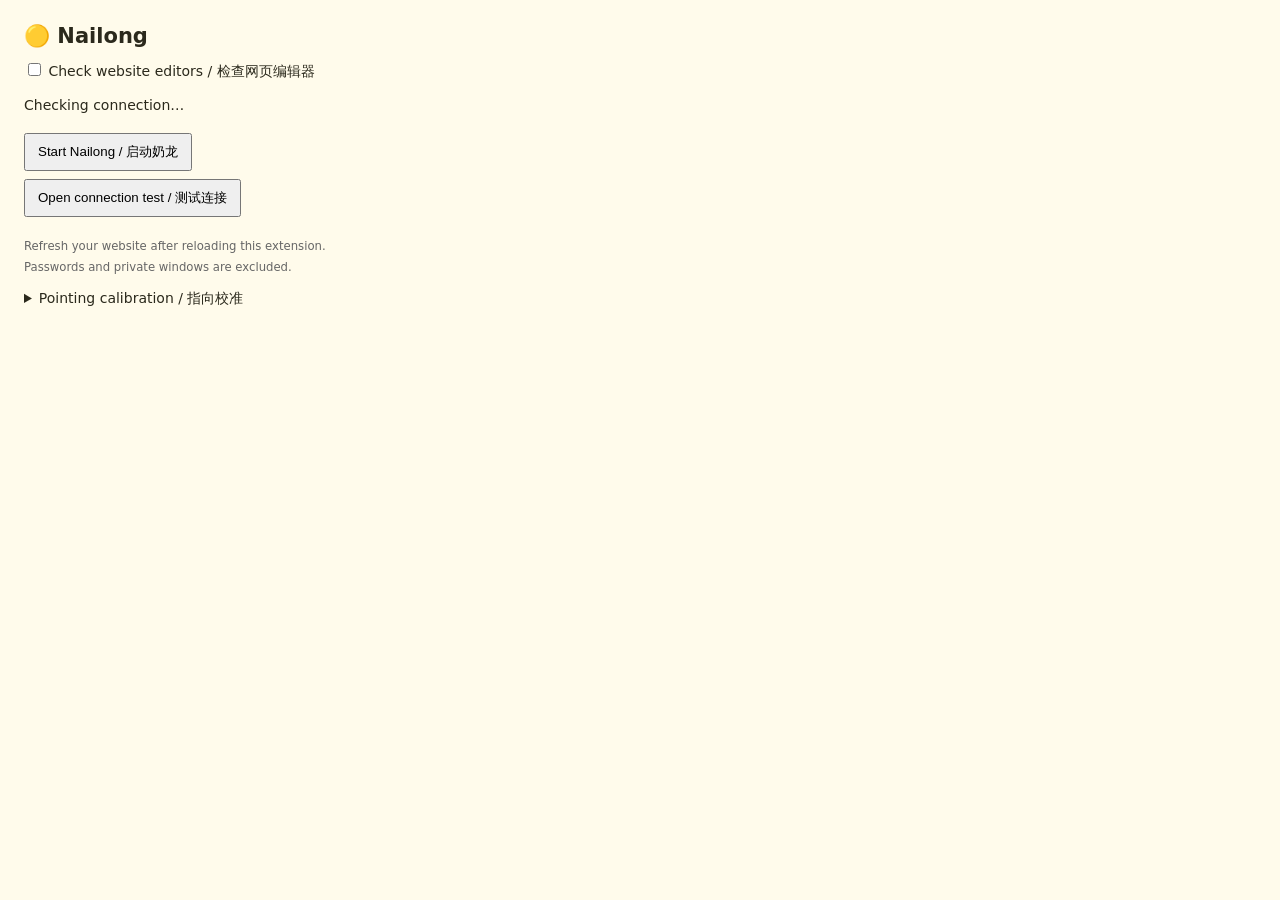
<file: BrowserExtension/popup.html>
<!doctype html><html><meta charset="utf-8"><style>body{font:14px system-ui;width:310px;padding:16px;color:#2b291c;background:#fffbeb}h2{margin:0 0 12px}p{line-height:1.45}input[type=number]{width:58px}label{display:block;margin:12px 0}small{color:#666}button{padding:8px 12px;margin:4px 0;cursor:pointer}</style><h2>🟡 Nailong</h2><label><input id="enabled" type="checkbox"> Check website editors / 检查网页编辑器</label><p id="status" role="status">Checking connection…</p><button id="launch">Start Nailong / 启动奶龙</button> <button id="test">Open connection test / 测试连接</button><p><small>Refresh your website after reloading this extension. Passwords and private windows are excluded.</small></p><details><summary>Pointing calibration / 指向校准</summary><label>Horizontal / 水平 <input id="offsetX" type="number" min="-500" max="500" value="0"></label><label>Vertical / 垂直 <input id="offsetY" type="number" min="-500" max="500" value="0"></label></details><script src="popup.js"></script></html>
</file>
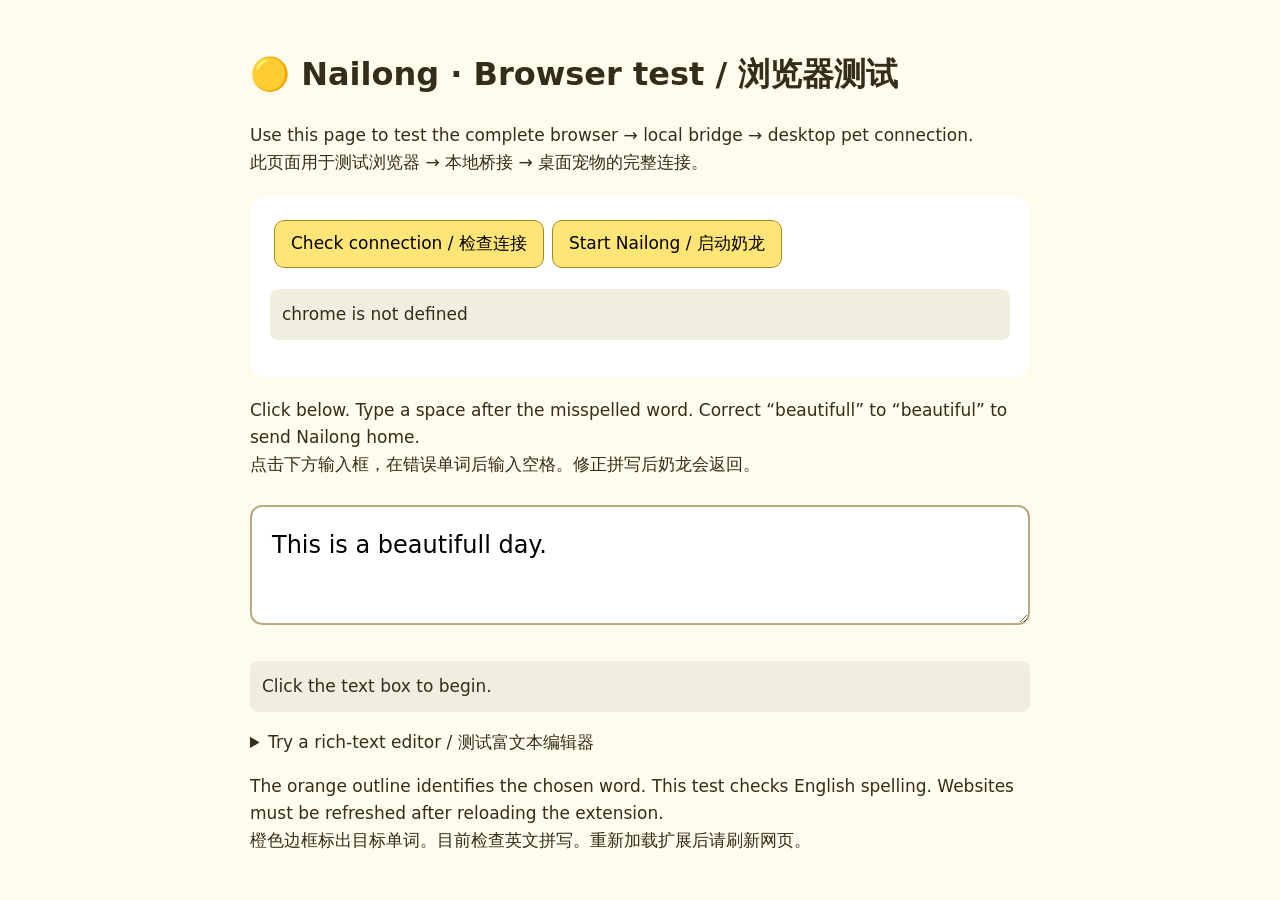
<file: BrowserExtension/test.html>
<!doctype html><html lang="en"><meta charset="utf-8"><meta name="viewport" content="width=device-width"><title>Nailong · Browser connection test</title><style>body{font:17px/1.6 system-ui;background:#fffbed;color:#342d19;padding:28px;max-width:780px;margin:auto}h1{font-size:32px}button{font:inherit;background:#ffe476;border:1px solid #a78922;border-radius:10px;padding:9px 16px;margin:4px;cursor:pointer}textarea,[contenteditable]{font:24px/1.5 system-ui;box-sizing:border-box;width:100%;min-height:120px;padding:20px;border:2px solid #b9aa82;border-radius:12px;background:white;margin:10px 0}section{background:white;border-radius:16px;padding:20px;margin:20px 0}.status{padding:12px;background:#f0eedf;border-radius:8px;overflow-wrap:anywhere}</style><h1>🟡 Nailong · Browser test / 浏览器测试</h1><p>Use this page to test the complete browser → local bridge → desktop pet connection.<br>此页面用于测试浏览器 → 本地桥接 → 桌面宠物的完整连接。</p><section><button id="check">Check connection / 检查连接</button><button id="launch">Start Nailong / 启动奶龙</button><p id="connection" class="status" role="status">Checking…</p></section><p>Click below. Type a space after the misspelled word. Correct “beautifull” to “beautiful” to send Nailong home.<br>点击下方输入框，在错误单词后输入空格。修正拼写后奶龙会返回。</p><textarea id="test-editor" aria-label="Typing test" spellcheck="false">This is a beautifull day. </textarea><p id="editor-status" class="status" role="status">Click the text box to begin.</p><details><summary>Try a rich-text editor / 测试富文本编辑器</summary><div contenteditable="true" role="textbox" aria-label="Rich text test" spellcheck="false">Another beautifull day. </div></details><p>The orange outline identifies the chosen word. This test checks English spelling. Websites must be refreshed after reloading the extension.<br>橙色边框标出目标单词。目前检查英文拼写。重新加载扩展后请刷新网页。</p><script src="test.js"></script><script src="content.js"></script></html>
</file>
<file: Guide/guide.css>
:root{font-family:-apple-system,BlinkMacSystemFont,"Segoe UI",sans-serif;color:#292c25;background:#faf9f4;line-height:1.65;font-size:17px;--line:#dedfd3;--green:#31543d}*{box-sizing:border-box}body{margin:0}a{color:var(--green);text-underline-offset:4px}header,main,footer{max-width:1120px;margin:auto;padding:0 32px}header{display:flex;justify-content:space-between;align-items:center;gap:20px;padding-top:26px;padding-bottom:26px;border-bottom:1px solid var(--line)}.brand{font-weight:850;letter-spacing:2px;text-decoration:none;color:#303b26}.language{font-size:.9rem}.hero{display:grid;grid-template-columns:1.35fr 1fr;align-items:center;gap:30px;border:0;padding:65px 0 40px}.hero h1{font-size:clamp(2.7rem,5vw,4.3rem);line-height:1.08;letter-spacing:-2px;margin:14px 0 25px}.lead{font-size:1.15rem;max-width:540px;color:#565d50}.eyebrow{font-size:.75rem;letter-spacing:2px;font-weight:750;color:#606e4e}.pet-art{width:100%;aspect-ratio:1;background-image:url('../Assets/nailong-atlas.png');background-size:400% 100%;background-position:0 0;background-repeat:no-repeat;filter:drop-shadow(0 20px 20px #ab98362b)}.button,button{display:inline-block;border:1px solid #c9cdbd;background:#edf0e4;color:#293d2b;border-radius:9px;padding:11px 17px;font:inherit;font-weight:650;cursor:pointer;text-decoration:none}.button{background:#f5ce49;border-color:#f5ce49}.text-link{display:inline-block;margin:14px}.notice{border-left:4px solid #d6a51e;background:#f4eed8;padding:18px 22px;border-radius:0 10px 10px 0;font-size:.95rem}nav{display:flex;flex-wrap:wrap;gap:12px 28px;padding:26px 0;border-bottom:1px solid var(--line)}nav a{font-weight:600;font-size:.9rem}section{padding:40px 0;border-bottom:1px solid var(--line);scroll-margin-top:20px}h2{font-size:2rem;line-height:1.2;letter-spacing:-.6px;margin:12px 0 25px}h3{line-height:1.4;font-size:1.1rem;margin:0 0 10px}p{max-width:82ch}li{padding:4px 0}code{font-size:.88em;background:#eeeee5;padding:3px 6px;border-radius:4px;overflow-wrap:anywhere}table{width:100%;border-collapse:collapse;font-size:.93rem}th,td{text-align:left;vertical-align:top;border-bottom:1px solid var(--line);padding:14px 12px;overflow-wrap:anywhere}th{background:#efefe6}details{margin:22px 0;border:1px solid var(--line);border-radius:10px;padding:16px 22px;background:#fffef9}summary{cursor:pointer;font-weight:650}details[open] summary{margin-bottom:18px}.sample{background:#fffdf4;border:1px solid #dfd4a2;border-radius:12px;padding:20px;display:flex;flex-wrap:wrap;align-items:center;gap:15px}.sample>span:first-child{width:100%;font-size:.85rem;color:#626851}.sample code{font-size:1rem;background:none}.sample [role=status]{font-size:.85rem}footer{display:flex;flex-wrap:wrap;gap:24px;padding-top:35px;padding-bottom:45px;font-size:.9rem}:focus-visible{outline:3px solid #486aab;outline-offset:4px}.skip{position:absolute;top:-100px;background:white;padding:10px}.skip:focus{top:10px}@media(max-width:650px){header,main,footer{padding-left:20px;padding-right:20px}header{align-items:flex-start}.hero{grid-template-columns:1fr;gap:0;padding-top:35px}.hero h1{letter-spacing:-1px}.pet-art{width:240px;justify-self:center}h2{font-size:1.6rem}th,td{padding:10px 6px;font-size:.85rem}.sample code{width:100%}nav{gap:12px 20px}}@media print{header,nav,button,.pet-art,.skip{display:none}body{background:white}.hero{display:block}section{break-inside:avoid}a{color:inherit}}

.feature-grid{display:grid;grid-template-columns:repeat(3,1fr);gap:18px}.feature-grid article{background:#fffef9;border:1px solid var(--line);padding:24px;border-radius:12px}.feature-grid p{font-size:.95rem;margin-bottom:0}@media(max-width:650px){.feature-grid{grid-template-columns:1fr}}

pre{white-space:pre-wrap;overflow-wrap:anywhere;background:#eeeee5;padding:14px 16px;border-radius:8px;max-width:100%;overflow-x:auto}pre code{padding:0;background:transparent}
</file>
